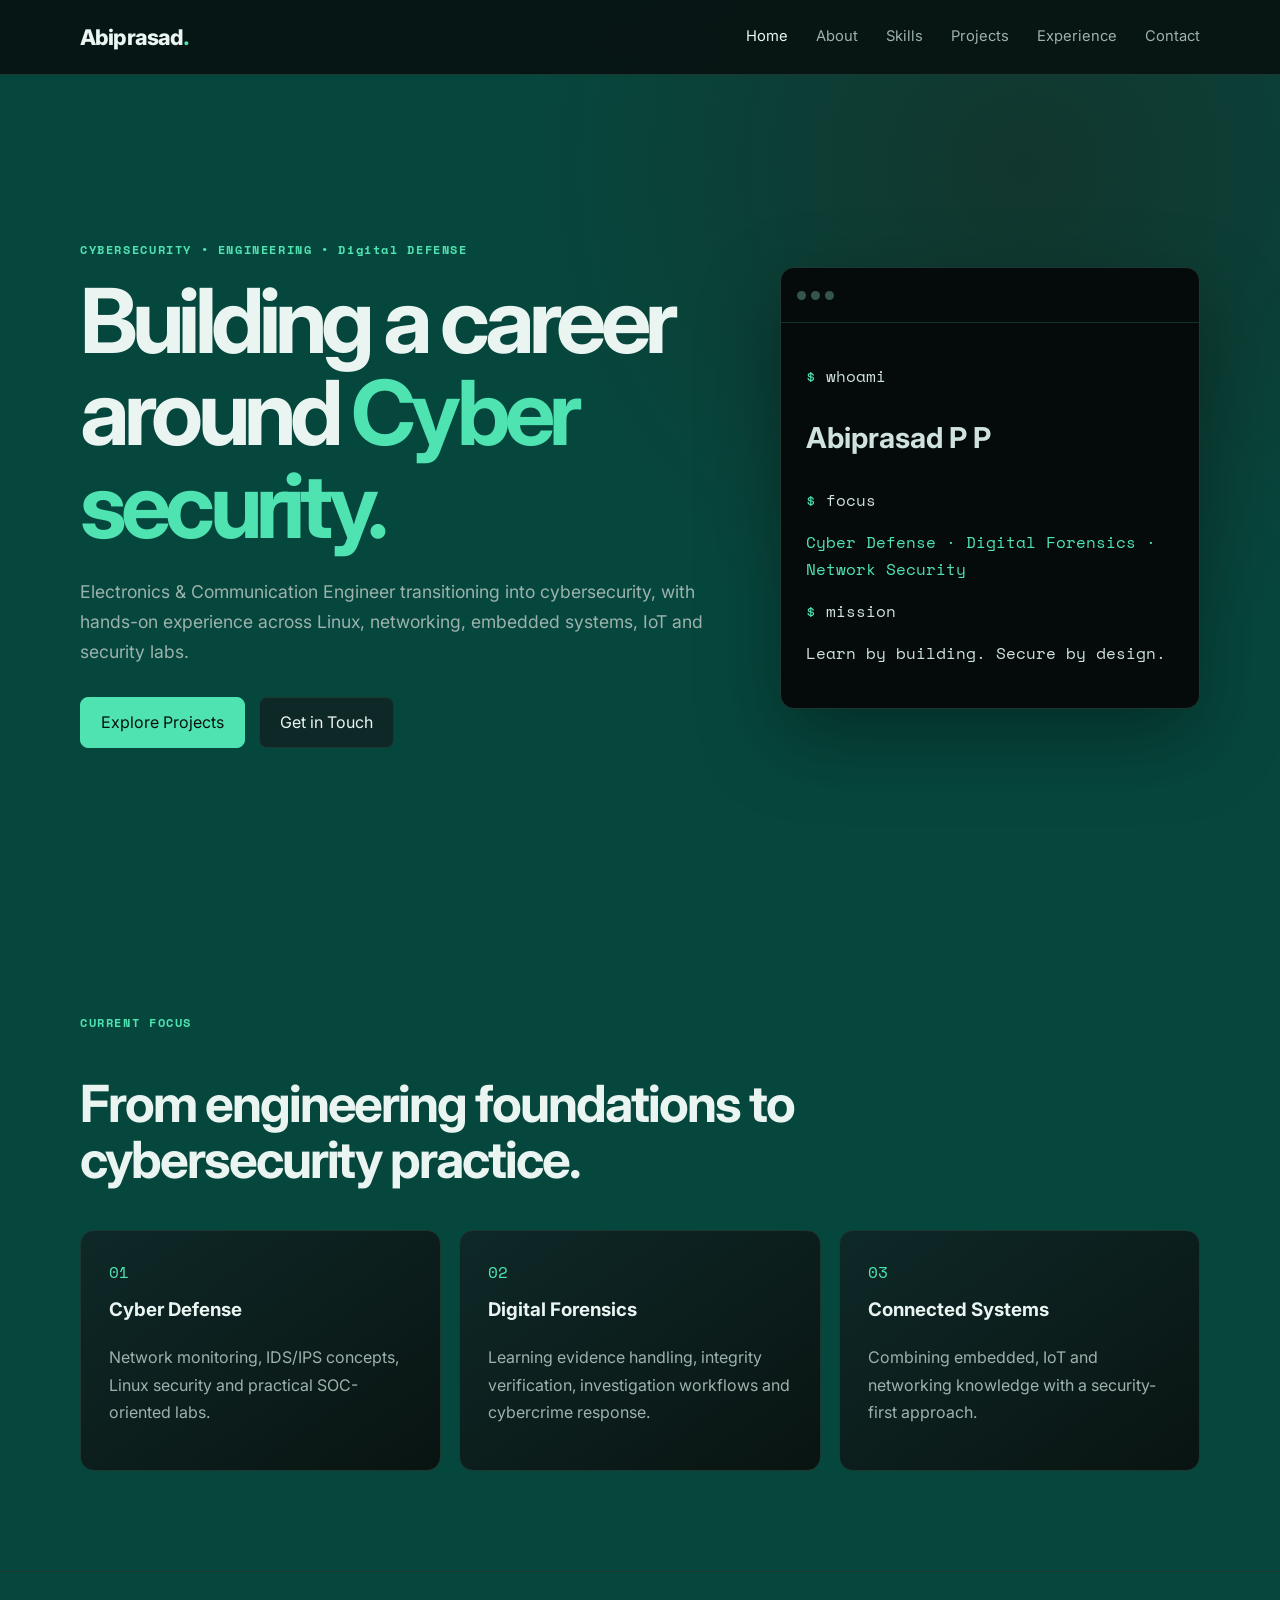
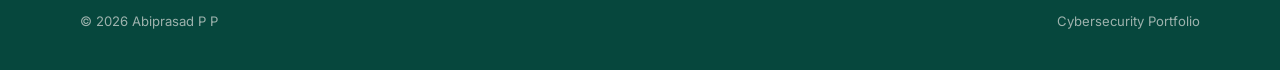
<file: index.html>
<!DOCTYPE html>
<html lang="en">
<head>
  <meta charset="UTF-8">
  <meta name="viewport" content="width=device-width, initial-scale=1.0">
  <meta name="description" content="Abiprasad P P — Cybersecurity portfolio, projects, skills and professional profile.">
  <title>Abiprasad P P | Cybersecurity</title>
  <link rel="stylesheet" href="assets/css/style.css">
</head>
<body>
  <header class="site-header">
    <nav class="nav container" aria-label="Main navigation">
      <a class="brand" href="index.html">Abiprasad<span>.</span></a>
      <button class="menu-toggle" aria-label="Toggle navigation" aria-expanded="false">☰</button>
      <div class="nav-links">
        <a class="active" href="index.html">Home</a>
        <a href="about.html">About</a>
        <a href="skills.html">Skills</a>
        <a href="projects.html">Projects</a>
        <a href="experience.html">Experience</a>
        <a href="contact.html">Contact</a>
      </div>
    </nav>
  </header>

  <main>
    <section class="hero container">
      <div class="hero-copy">
        <p class="eyebrow">CYBERSECURITY • ENGINEERING • Digital DEFENSE</p>
        <h1>Building a career around <span>Cyber security.</span></h1>
        <p class="lead">Electronics & Communication Engineer transitioning into cybersecurity, with hands-on experience across Linux, networking, embedded systems, IoT and security labs.</p>
        <div class="actions">
          <a class="btn primary" href="projects.html">Explore Projects</a>
          <a class="btn secondary" href="contact.html">Get in Touch</a>
        </div>
      </div>
      <div class="hero-card">
        <div class="terminal-top"><span></span><span></span><span></span></div>
        <div class="terminal-body">
          <p><span class="prompt">$</span> whoami</p>
          <h2>Abiprasad P P</h2>
          <p><span class="prompt">$</span> focus</p>
          <p class="green">Cyber Defense · Digital Forensics · Network Security</p>
          <p><span class="prompt">$</span> mission</p>
          <p>Learn by building. Secure by design.</p>
        </div>
      </div>
    </section>

    <section class="section container">
      <div class="section-heading">
        <p class="eyebrow">CURRENT FOCUS</p>
        <h2>From engineering foundations to cybersecurity practice.</h2>
      </div>
      <div class="cards three">
        <article class="card"><span class="icon">01</span><h3>Cyber Defense</h3><p>Network monitoring, IDS/IPS concepts, Linux security and practical SOC-oriented labs.</p></article>
        <article class="card"><span class="icon">02</span><h3>Digital Forensics</h3><p>Learning evidence handling, integrity verification, investigation workflows and cybercrime response.</p></article>
        <article class="card"><span class="icon">03</span><h3>Connected Systems</h3><p>Combining embedded, IoT and networking knowledge with a security-first approach.</p></article>
      </div>
    </section>
  </main>

  <footer class="footer"><div class="container footer-inner"><p>© 2026 Abiprasad P P</p><p>Cybersecurity Portfolio</p></div></footer>
  <script src="assets/js/main.js"></script>
</body>
</html>
</file>
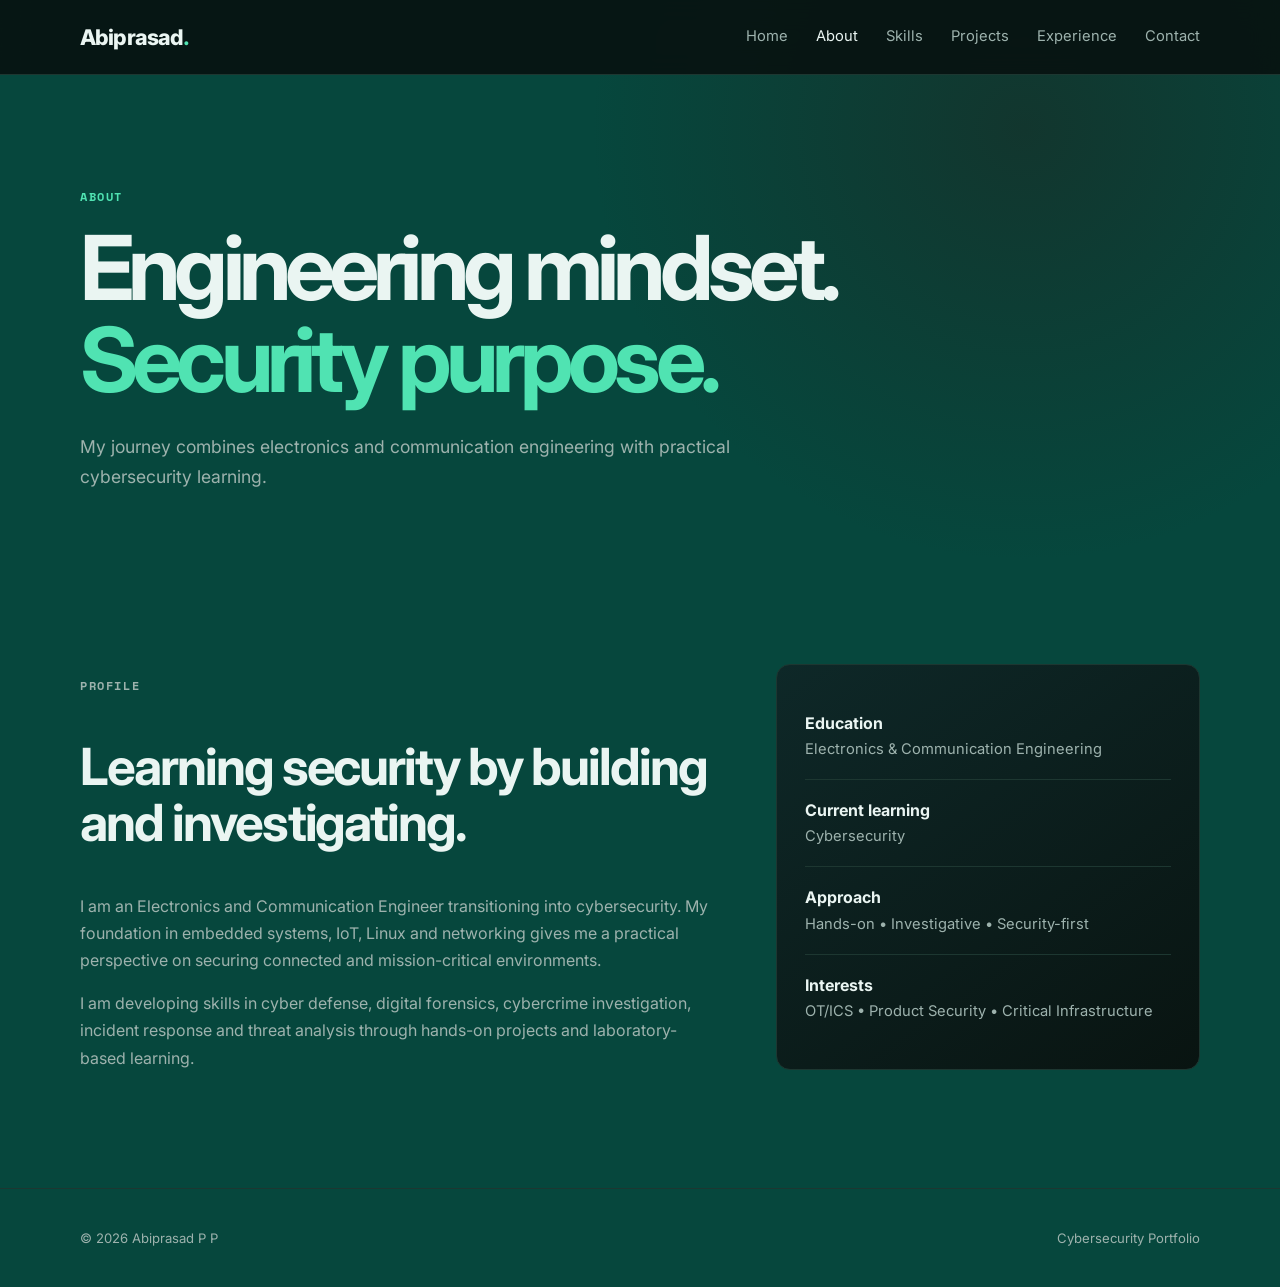
<file: about.html>
<!DOCTYPE html>
<html lang="en"><head>
<meta charset="UTF-8"><meta name="viewport" content="width=device-width, initial-scale=1.0">
<meta name="description" content="About Abiprasad P P and his cybersecurity journey."><title>About | Abiprasad P P</title>
<link rel="stylesheet" href="assets/css/style.css"></head>
<body>
<header class="site-header"><nav class="nav container" aria-label="Main navigation"><a class="brand" href="index.html">Abiprasad<span>.</span></a><button class="menu-toggle" aria-label="Toggle navigation" aria-expanded="false">☰</button><div class="nav-links"><a href="index.html">Home</a><a class="active" href="about.html">About</a><a href="skills.html">Skills</a><a href="projects.html">Projects</a><a href="experience.html">Experience</a><a href="contact.html">Contact</a></div></nav></header>
<main><section class="page-hero container"><p class="eyebrow">ABOUT</p><h1>Engineering mindset.<br><span>Security purpose.</span></h1><p>My journey combines electronics and communication engineering with practical cybersecurity learning.</p></section>
<section class="section container two-col"><div><p class="eyebrow">PROFILE</p><h2>Learning security by building and investigating.</h2><p>I am an Electronics and Communication Engineer transitioning into cybersecurity. My foundation in embedded systems, IoT, Linux and networking gives me a practical perspective on securing connected and mission-critical environments.</p><p>I am developing skills in cyber defense, digital forensics, cybercrime investigation, incident response and threat analysis through hands-on projects and laboratory-based learning.</p></div><div class="info-panel"><div><strong>Education</strong><span>Electronics & Communication Engineering</span></div><div><strong>Current learning</strong><span>Cybersecurity</span></div><div><strong>Approach</strong><span>Hands-on • Investigative • Security-first</span></div><div><strong>Interests</strong><span>OT/ICS • Product Security • Critical Infrastructure</span></div></div></section></main>
<footer class="footer"><div class="container footer-inner"><p>© 2026 Abiprasad P P</p><p>Cybersecurity Portfolio</p></div></footer><script src="assets/js/main.js"></script></body></html>
</file>
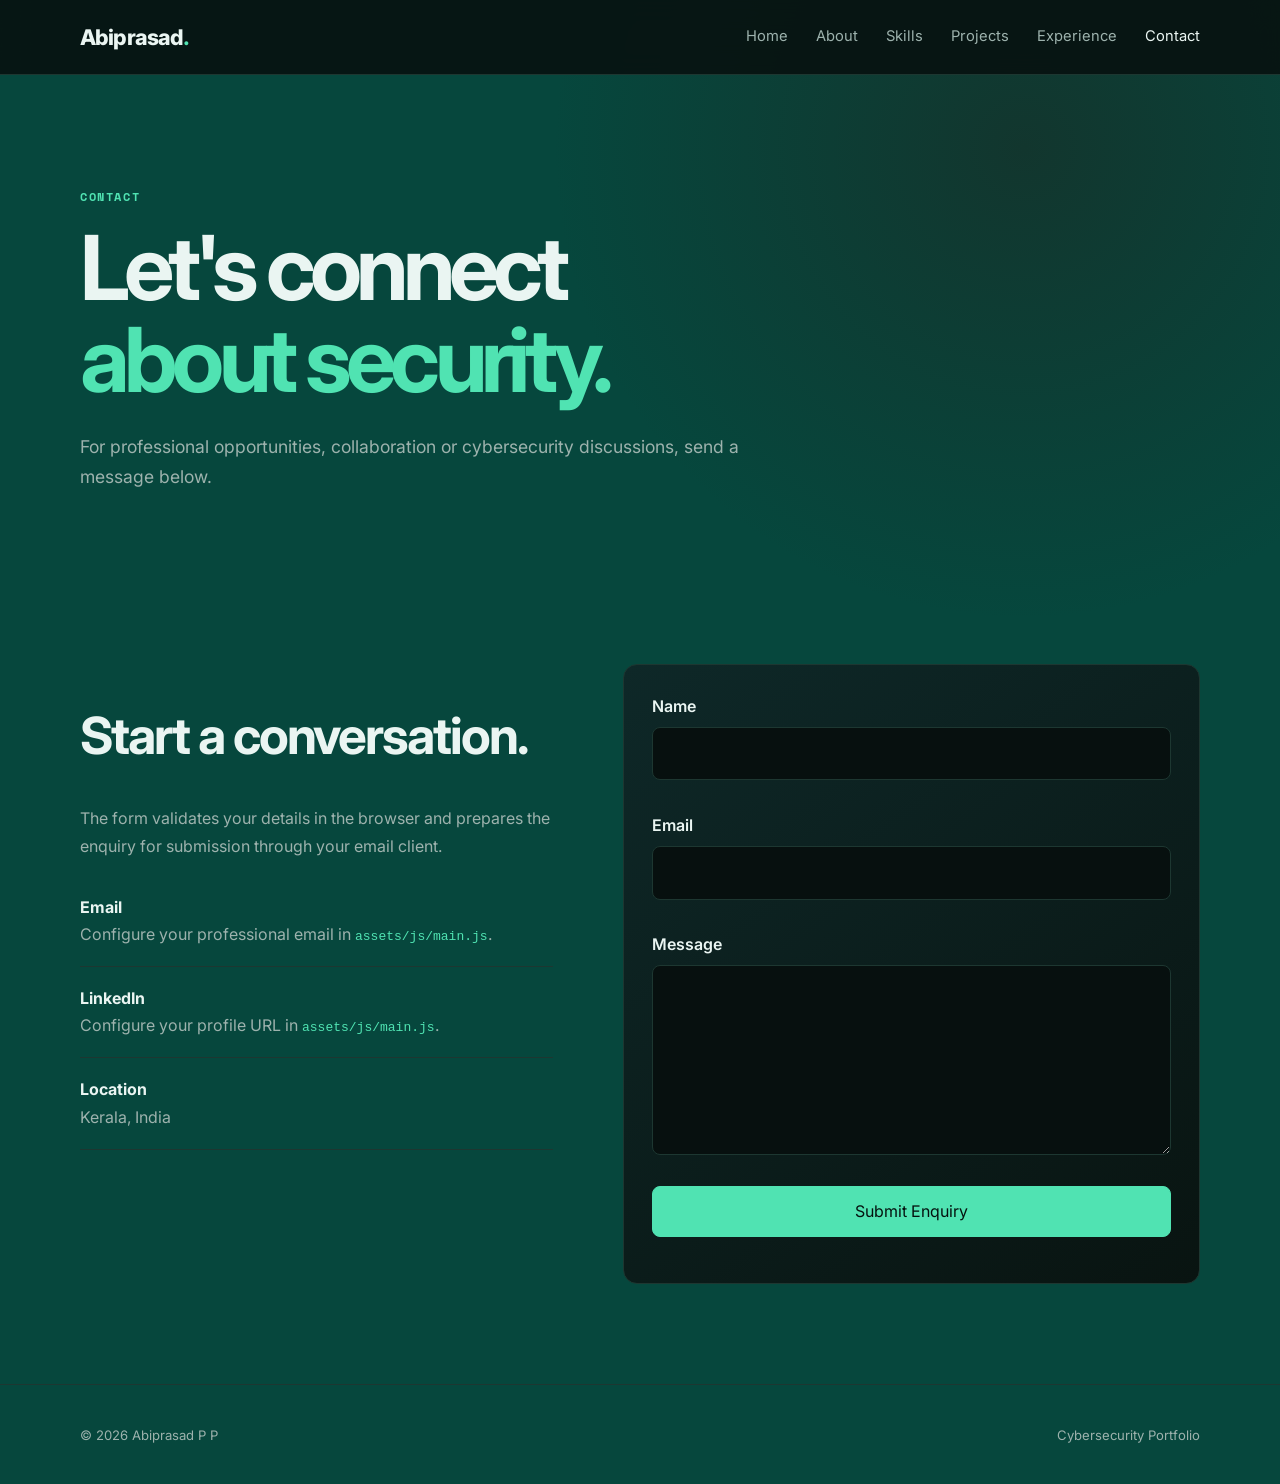
<file: contact.html>
<!DOCTYPE html>
<html lang="en"><head><meta charset="UTF-8"><meta name="viewport" content="width=device-width, initial-scale=1.0"><meta name="description" content="Contact Abiprasad P P."><title>Contact | Abiprasad P P</title><link rel="stylesheet" href="assets/css/style.css"></head>
<body><header class="site-header"><nav class="nav container"><a class="brand" href="index.html">Abiprasad<span>.</span></a><button class="menu-toggle" aria-label="Toggle navigation" aria-expanded="false">☰</button><div class="nav-links"><a href="index.html">Home</a><a href="about.html">About</a><a href="skills.html">Skills</a><a href="projects.html">Projects</a><a href="experience.html">Experience</a><a class="active" href="contact.html">Contact</a></div></nav></header>
<main><section class="page-hero container"><p class="eyebrow">CONTACT</p><h1>Let's connect<br><span>about security.</span></h1><p>For professional opportunities, collaboration or cybersecurity discussions, send a message below.</p></section>
<section class="section container contact-grid"><div><h2>Start a conversation.</h2><p class="muted">The form validates your details in the browser and prepares the enquiry for submission through your email client.</p><div class="contact-detail"><strong>Email</strong><span>Configure your professional email in <code>assets/js/main.js</code>.</span></div><div class="contact-detail"><strong>LinkedIn</strong><span>Configure your profile URL in <code>assets/js/main.js</code>.</span></div><div class="contact-detail"><strong>Location</strong><span>Kerala, India</span></div></div>
<form id="contactForm" class="contact-form" novalidate>
<label for="name">Name<input id="name" name="name" type="text" autocomplete="name" required minlength="2"><small class="error" data-error-for="name"></small></label>
<label for="email">Email<input id="email" name="email" type="email" autocomplete="email" required><small class="error" data-error-for="email"></small></label>
<label for="message">Message<textarea id="message" name="message" rows="6" required minlength="10"></textarea><small class="error" data-error-for="message"></small></label>
<button class="btn primary" type="submit">Submit Enquiry</button><p id="formStatus" class="form-status" role="status" aria-live="polite"></p>
</form></section></main>
<footer class="footer"><div class="container footer-inner"><p>© 2026 Abiprasad P P</p><p>Cybersecurity Portfolio</p></div></footer><script src="assets/js/main.js"></script></body></html>
</file>
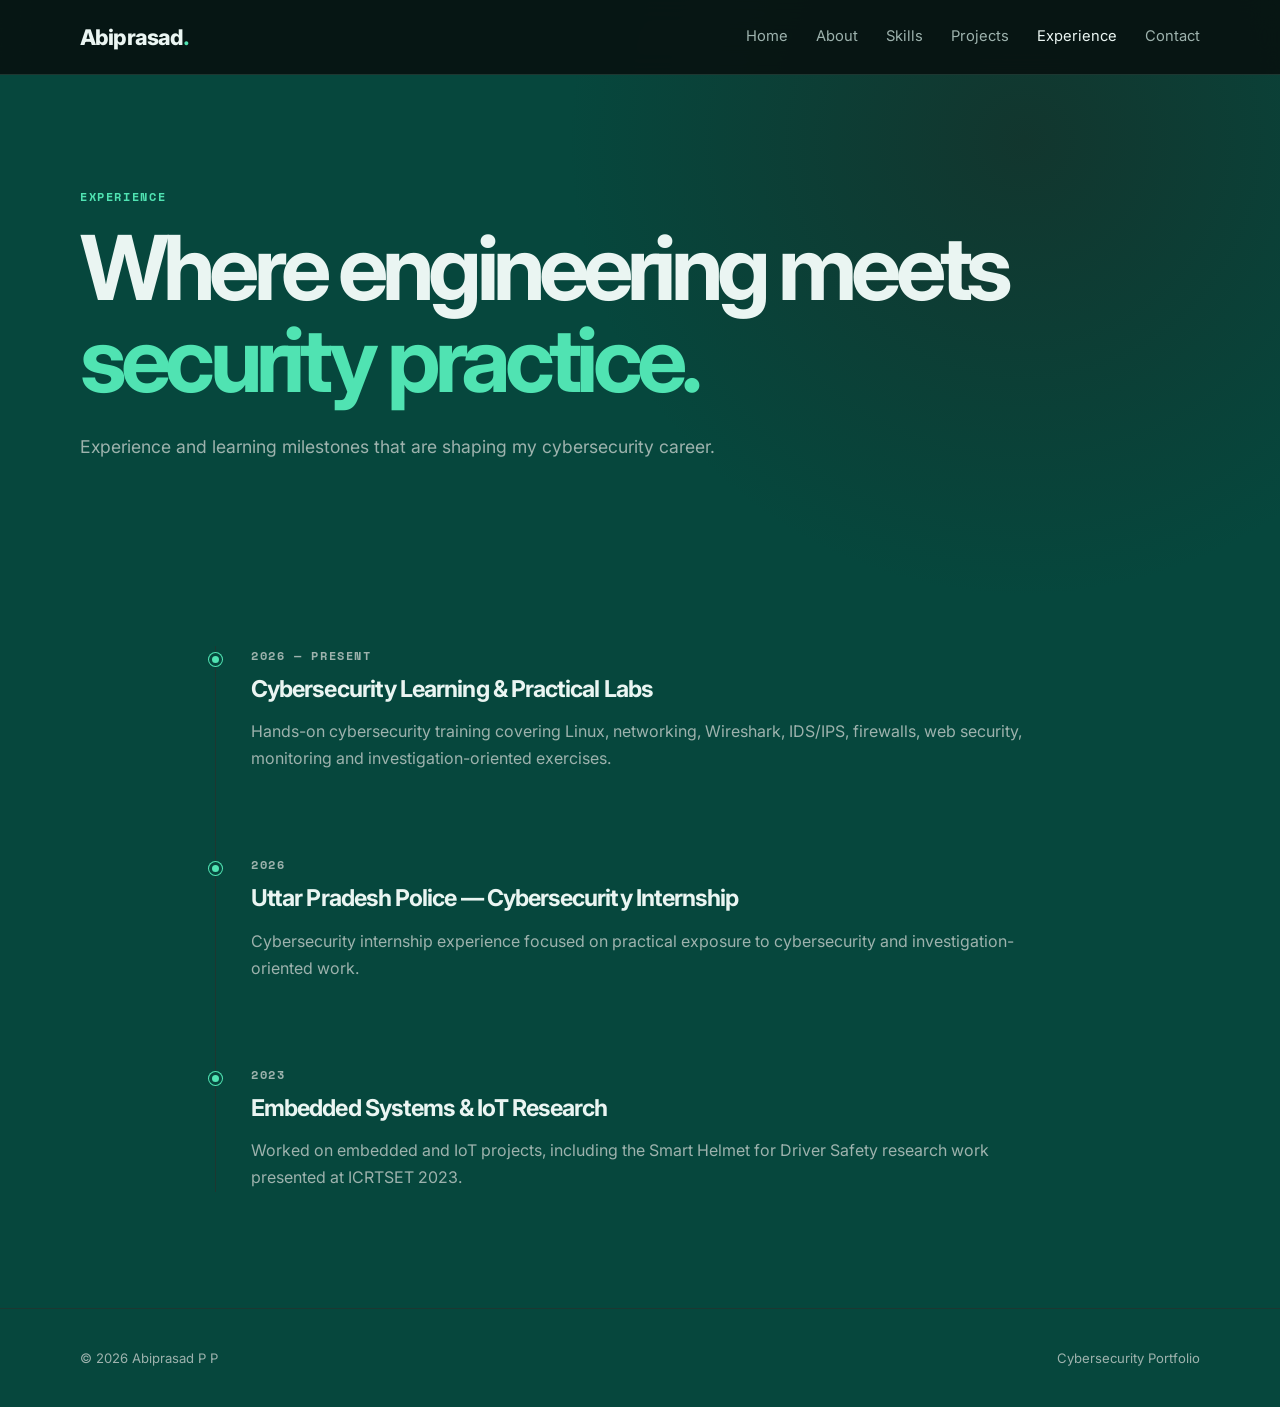
<file: experience.html>
<!DOCTYPE html>
<html lang="en"><head><meta charset="UTF-8"><meta name="viewport" content="width=device-width, initial-scale=1.0"><meta name="description" content="Professional experience and learning journey of Abiprasad P P."><title>Experience | Abiprasad P P</title><link rel="stylesheet" href="assets/css/style.css"></head>
<body><header class="site-header"><nav class="nav container"><a class="brand" href="index.html">Abiprasad<span>.</span></a><button class="menu-toggle" aria-label="Toggle navigation" aria-expanded="false">☰</button><div class="nav-links"><a href="index.html">Home</a><a href="about.html">About</a><a href="skills.html">Skills</a><a href="projects.html">Projects</a><a class="active" href="experience.html">Experience</a><a href="contact.html">Contact</a></div></nav></header>
<main><section class="page-hero container"><p class="eyebrow">EXPERIENCE</p><h1>Where engineering meets<br><span>security practice.</span></h1><p>Experience and learning milestones that are shaping my cybersecurity career.</p></section>
<section class="section container"><div class="timeline">
<article class="timeline-item"><span class="dot"></span><div><p class="tag">2026 — PRESENT</p><h2>Cybersecurity Learning & Practical Labs</h2><p>Hands-on cybersecurity training covering Linux, networking, Wireshark, IDS/IPS, firewalls, web security, monitoring and investigation-oriented exercises.</p></div></article>
<article class="timeline-item"><span class="dot"></span><div><p class="tag">2026</p><h2>Uttar Pradesh Police — Cybersecurity Internship</h2><p>Cybersecurity internship experience focused on practical exposure to cybersecurity and investigation-oriented work.</p></div></article>
<article class="timeline-item"><span class="dot"></span><div><p class="tag">2023</p><h2>Embedded Systems & IoT Research</h2><p>Worked on embedded and IoT projects, including the Smart Helmet for Driver Safety research work presented at ICRTSET 2023.</p></div></article>
</div></section></main>
<footer class="footer"><div class="container footer-inner"><p>© 2026 Abiprasad P P</p><p>Cybersecurity Portfolio</p></div></footer><script src="assets/js/main.js"></script></body></html>
</file>
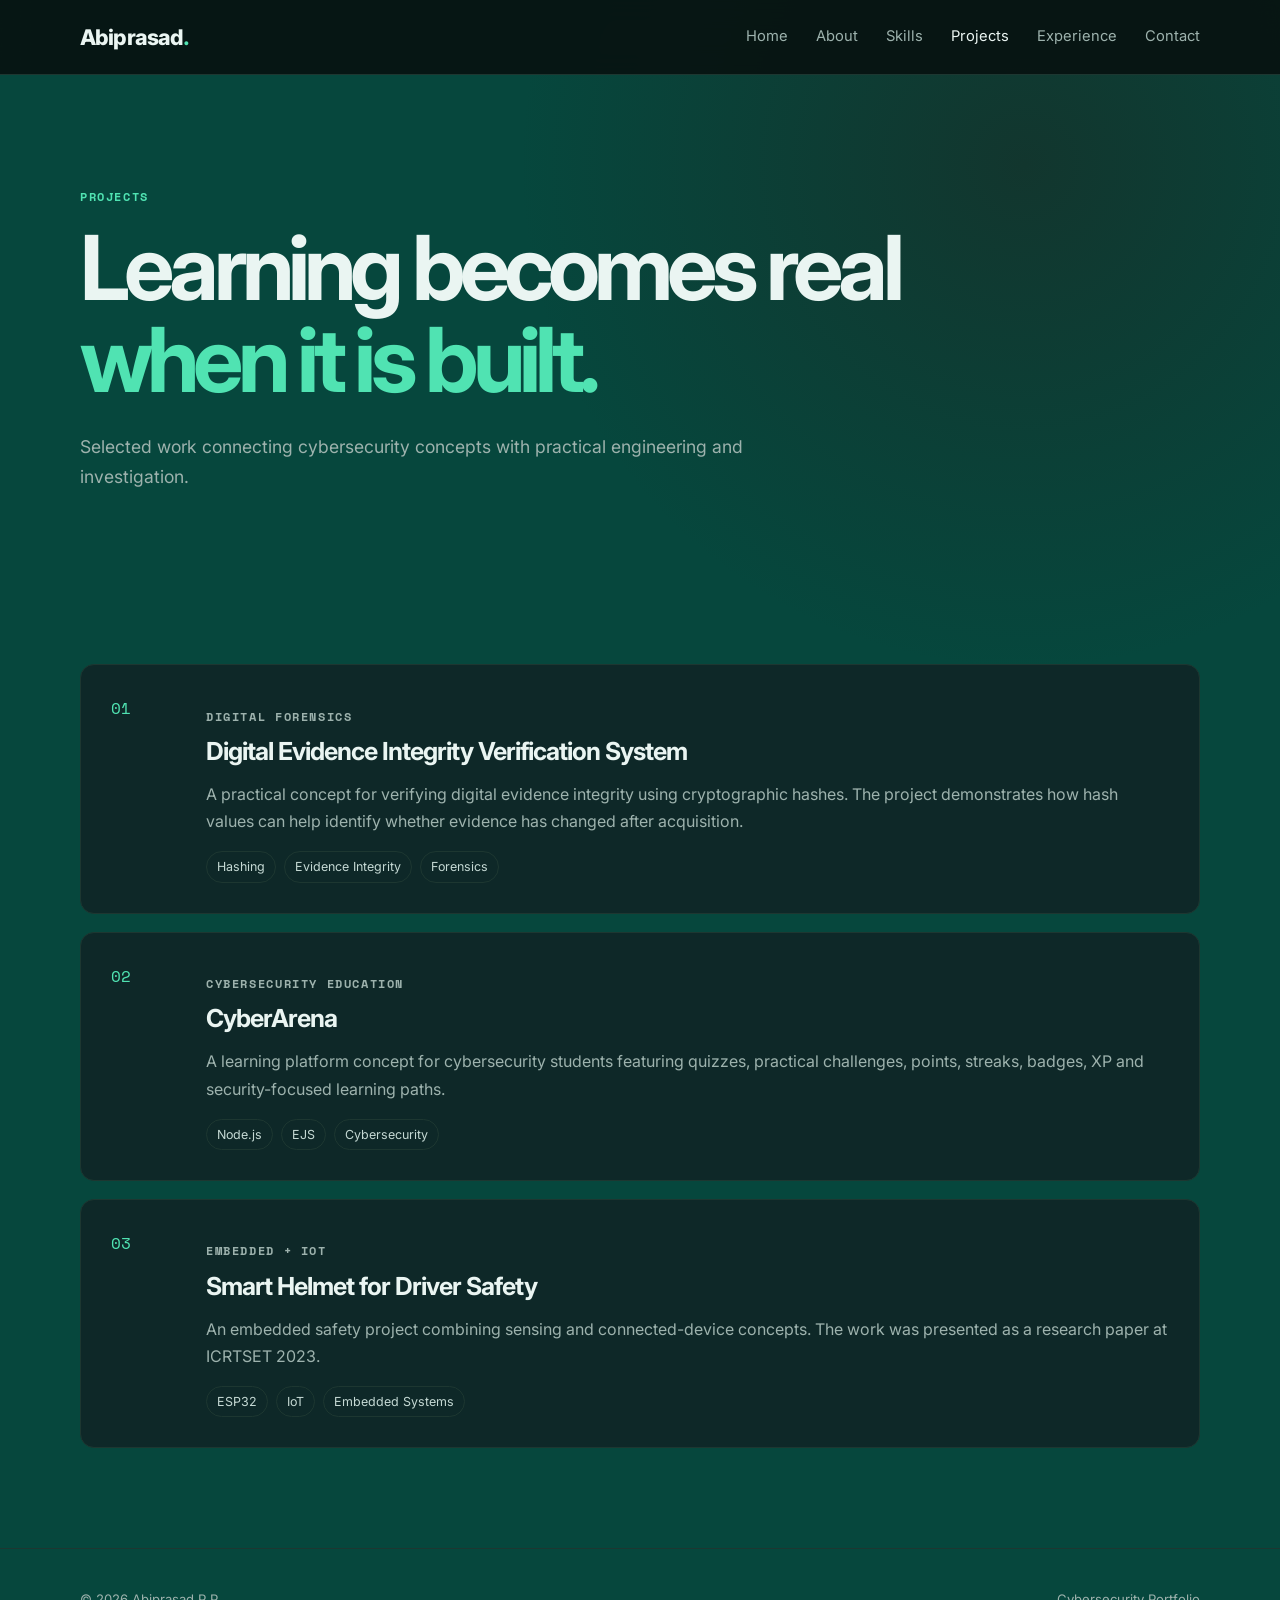
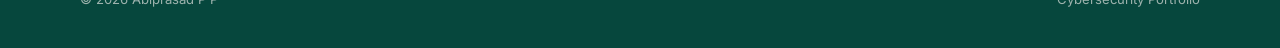
<file: projects.html>
<!DOCTYPE html>
<html lang="en"><head><meta charset="UTF-8"><meta name="viewport" content="width=device-width, initial-scale=1.0"><meta name="description" content="Selected cybersecurity and engineering projects by Abiprasad P P."><title>Projects | Abiprasad P P</title><link rel="stylesheet" href="assets/css/style.css"></head>
<body><header class="site-header"><nav class="nav container"><a class="brand" href="index.html">Abiprasad<span>.</span></a><button class="menu-toggle" aria-label="Toggle navigation" aria-expanded="false">☰</button><div class="nav-links"><a href="index.html">Home</a><a href="about.html">About</a><a href="skills.html">Skills</a><a class="active" href="projects.html">Projects</a><a href="experience.html">Experience</a><a href="contact.html">Contact</a></div></nav></header>
<main><section class="page-hero container"><p class="eyebrow">PROJECTS</p><h1>Learning becomes real<br><span>when it is built.</span></h1><p>Selected work connecting cybersecurity concepts with practical engineering and investigation.</p></section>
<section class="section container"><div class="project-list">
<article class="project"><div class="project-number">01</div><div><p class="tag">DIGITAL FORENSICS</p><h2>Digital Evidence Integrity Verification System</h2><p>A practical concept for verifying digital evidence integrity using cryptographic hashes. The project demonstrates how hash values can help identify whether evidence has changed after acquisition.</p><div class="chips"><span>Hashing</span><span>Evidence Integrity</span><span>Forensics</span></div></div></article>
<article class="project"><div class="project-number">02</div><div><p class="tag">CYBERSECURITY EDUCATION</p><h2>CyberArena</h2><p>A learning platform concept for cybersecurity students featuring quizzes, practical challenges, points, streaks, badges, XP and security-focused learning paths.</p><div class="chips"><span>Node.js</span><span>EJS</span><span>Cybersecurity</span></div></div></article>
<article class="project"><div class="project-number">03</div><div><p class="tag">EMBEDDED + IOT</p><h2>Smart Helmet for Driver Safety</h2><p>An embedded safety project combining sensing and connected-device concepts. The work was presented as a research paper at ICRTSET 2023.</p><div class="chips"><span>ESP32</span><span>IoT</span><span>Embedded Systems</span></div></div></article>
</div></section></main>
<footer class="footer"><div class="container footer-inner"><p>© 2026 Abiprasad P P</p><p>Cybersecurity Portfolio</p></div></footer><script src="assets/js/main.js"></script></body></html>
</file>
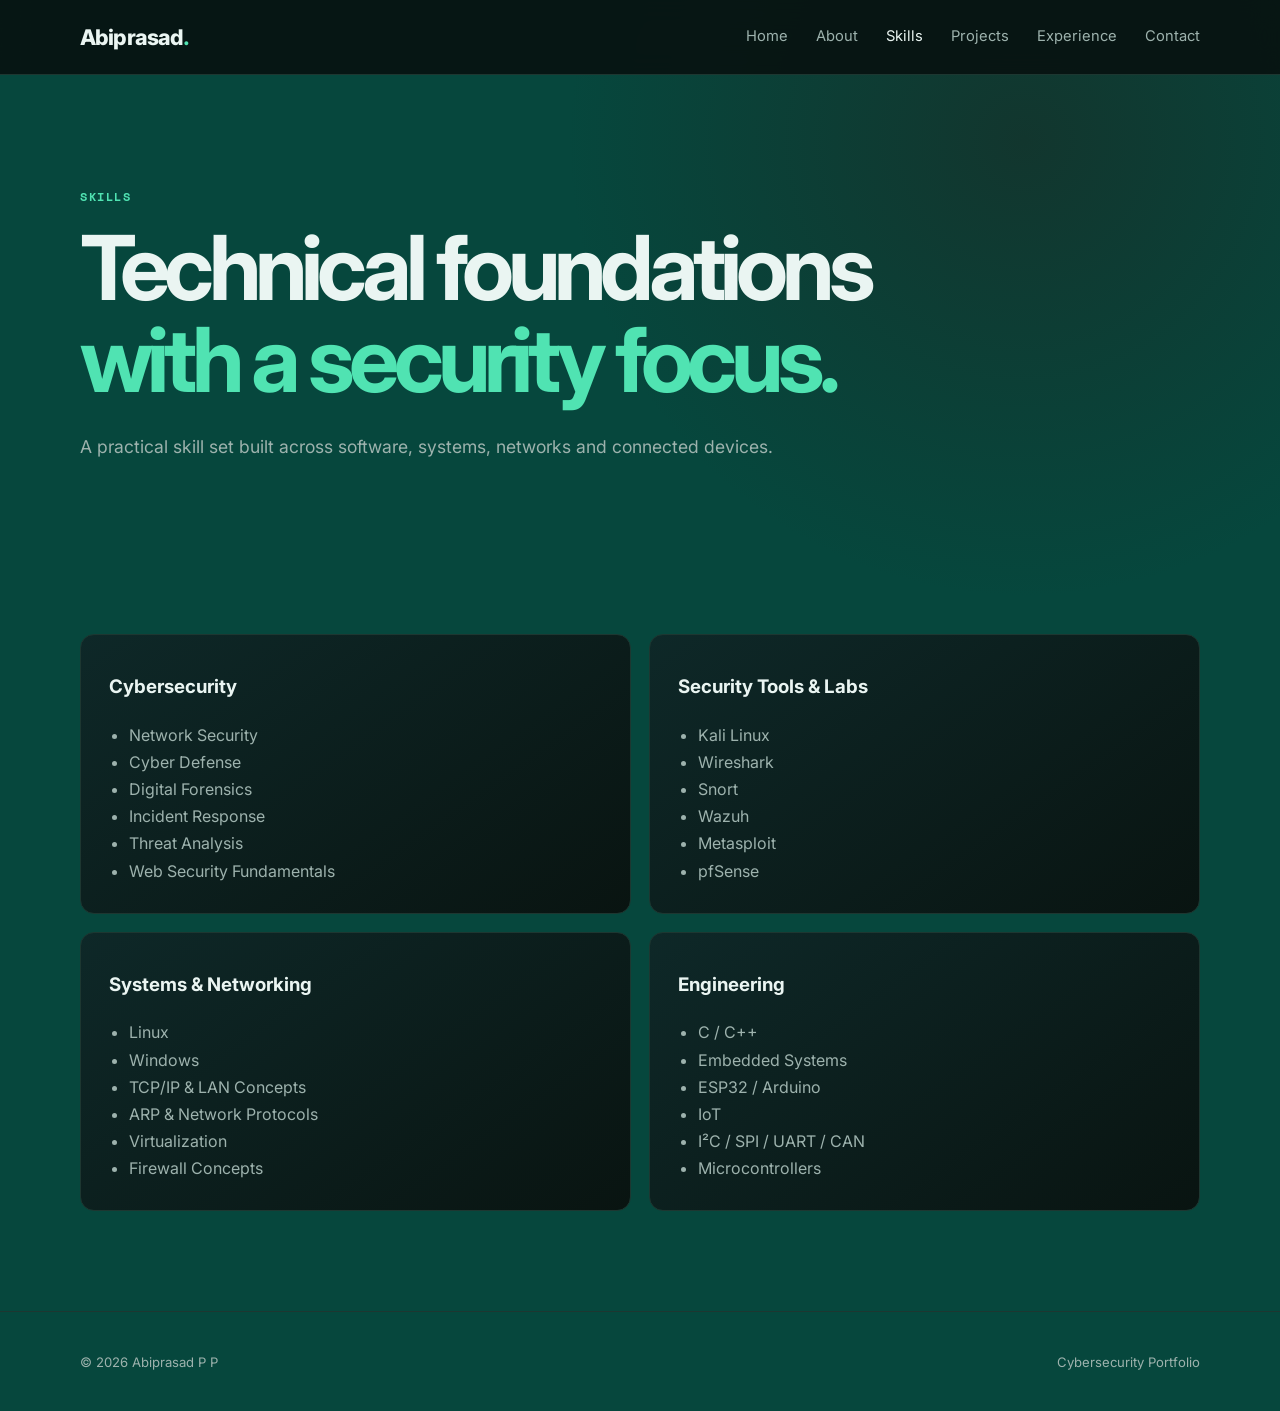
<file: skills.html>
<!DOCTYPE html>
<html lang="en"><head><meta charset="UTF-8"><meta name="viewport" content="width=device-width, initial-scale=1.0"><meta name="description" content="Cybersecurity and engineering skills of Abiprasad P P."><title>Skills | Abiprasad P P</title><link rel="stylesheet" href="assets/css/style.css"></head>
<body><header class="site-header"><nav class="nav container"><a class="brand" href="index.html">Abiprasad<span>.</span></a><button class="menu-toggle" aria-label="Toggle navigation" aria-expanded="false">☰</button><div class="nav-links"><a href="index.html">Home</a><a href="about.html">About</a><a class="active" href="skills.html">Skills</a><a href="projects.html">Projects</a><a href="experience.html">Experience</a><a href="contact.html">Contact</a></div></nav></header>
<main><section class="page-hero container"><p class="eyebrow">SKILLS</p><h1>Technical foundations<br><span>with a security focus.</span></h1><p>A practical skill set built across software, systems, networks and connected devices.</p></section>
<section class="section container"><div class="skill-grid">
<article class="skill-card"><h3>Cybersecurity</h3><ul><li>Network Security</li><li>Cyber Defense</li><li>Digital Forensics</li><li>Incident Response</li><li>Threat Analysis</li><li>Web Security Fundamentals</li></ul></article>
<article class="skill-card"><h3>Security Tools & Labs</h3><ul><li>Kali Linux</li><li>Wireshark</li><li>Snort</li><li>Wazuh</li><li>Metasploit</li><li>pfSense</li></ul></article>
<article class="skill-card"><h3>Systems & Networking</h3><ul><li>Linux</li><li>Windows</li><li>TCP/IP & LAN Concepts</li><li>ARP & Network Protocols</li><li>Virtualization</li><li>Firewall Concepts</li></ul></article>
<article class="skill-card"><h3>Engineering</h3><ul><li>C / C++</li><li>Embedded Systems</li><li>ESP32 / Arduino</li><li>IoT</li><li>I²C / SPI / UART / CAN</li><li>Microcontrollers</li></ul></article>
</div></section></main>
<footer class="footer"><div class="container footer-inner"><p>© 2026 Abiprasad P P</p><p>Cybersecurity Portfolio</p></div></footer><script src="assets/js/main.js"></script></body></html>
</file>
<file: assets/css/style.css>
@import url('https://fonts.googleapis.com/css2?family=Inter:wght@400;500;600;700;800&family=Space+Mono:wght@400;700&display=swap');

:root {
    --bg: #06473d;
    --surface: #0e2828;
    --surface2: #10211e;
    --text: #eaf5f2;
    --muted: #9db2ad;
    --accent: #50e3b2;
    --accent2: #21b98c;
    --line: #1d3731;
    --max: 1120px
}

* {
    box-sizing: border-box
}

html {
    scroll-behavior: smooth
}

body {
    margin: 0;
    background: radial-gradient(circle at 80% 10%, #12362e 0, transparent 28%), var(--bg);
    color: var(--text);
    font-family: Inter, system-ui, sans-serif;
    line-height: 1.7
}

a {
    color: inherit;
    text-decoration: none
}

.container {
    width: min(calc(100% - 40px), var(--max));
    margin: auto
}

.site-header {
    position: sticky;
    top: 0;
    z-index: 10;
    background: rgba(7, 16, 15, .88);
    backdrop-filter: blur(14px);
    border-bottom: 1px solid var(--line)
}

.nav {
    min-height: 74px;
    display: flex;
    align-items: center;
    justify-content: space-between
}

.brand {
    font-weight: 800;
    font-size: 1.35rem;
    letter-spacing: -.04em
}

.brand span,
h1 span {
    color: var(--accent)
}

.nav-links {
    display: flex;
    gap: 28px;
    font-size: .92rem
}

.nav-links a {
    color: var(--muted);
    transition: .2s
}

.nav-links a:hover,
.nav-links a.active {
    color: var(--text)
}

.menu-toggle {
    display: none;
    background: none;
    border: 0;
    color: var(--text);
    font-size: 1.5rem
}

.hero {
    min-height: calc(100vh - 74px);
    display: grid;
    grid-template-columns: 1.2fr .8fr;
    gap: 70px;
    align-items: center
}

.eyebrow,
.tag {
    font-family: "Space Mono", monospace;
    color: var(--accent);
    font-size: .72rem;
    letter-spacing: .14em;
    font-weight: 700
}

.hero h1,
.page-hero h1 {
    font-size: clamp(3rem, 7vw, 5.8rem);
    line-height: 1.03;
    letter-spacing: -.065em;
    margin: 16px 0 25px
}

.lead,
.page-hero>p:last-child {
    color: var(--muted);
    font-size: 1.1rem;
    max-width: 700px
}

.actions {
    display: flex;
    gap: 14px;
    margin-top: 30px;
    flex-wrap: wrap
}

.btn {
    display: inline-flex;
    justify-content: center;
    align-items: center;
    border: 1px solid var(--accent);
    padding: 11px 20px;
    border-radius: 8px;
    font-weight: 700;
    cursor: pointer;
    font: inherit
}

.btn.primary {
    background: var(--accent);
    color: #05120f
}

.btn.secondary {
    color: var(--text);
    border-color: var(--line);
    background: var(--surface)
}

.hero-card {
    background: #050b0a;
    border: 1px solid var(--line);
    border-radius: 14px;
    box-shadow: 0 30px 80px rgba(0, 0, 0, .35);
    overflow: hidden;
    font-family: "Space Mono", monospace
}

.terminal-top {
    padding: 13px 16px;
    border-bottom: 1px solid #173029
}

.terminal-top span {
    display: inline-block;
    width: 9px;
    height: 9px;
    border-radius: 50%;
    background: #35544c;
    margin-right: 5px
}

.terminal-body {
    padding: 25px;
    color: #cfe2dd
}

.terminal-body h2 {
    font-family: Inter, sans-serif;
    font-size: 1.8rem
}

.terminal-body p {
    margin: 15px 0
}

.prompt,
.green {
    color: var(--accent)
}

.section {
    padding: 100px 0
}

.section-heading {
    max-width: 750px;
    margin-bottom: 35px
}

.section-heading h2,
.section h2 {
    font-size: clamp(2rem, 4vw, 3.2rem);
    line-height: 1.1;
    letter-spacing: -.04em
}

.cards.three {
    display: grid;
    grid-template-columns: repeat(3, 1fr);
    gap: 18px
}

.card,
.skill-card,
.info-panel,
.contact-form {
    background: linear-gradient(145deg, var(--surface), #091411);
    border: 1px solid var(--line);
    border-radius: 14px;
    padding: 28px
}

.card h3,
.skill-card h3 {
    margin-top: 8px
}

.card p,
.skill-card li,
.two-col p,
.timeline-item p,
.project p,
.muted {
    color: var(--muted)
}

.icon,
.project-number {
    font-family: "Space Mono", monospace;
    color: var(--accent)
}

.page-hero {
    padding: 100px 0 55px
}

.two-col {
    display: grid;
    grid-template-columns: 1.2fr .8fr;
    gap: 60px
}

.info-panel {
    align-self: start
}

.info-panel div {
    padding: 17px 0;
    border-bottom: 1px solid var(--line);
    display: flex;
    flex-direction: column
}

.info-panel div:last-child {
    border-bottom: 0
}

.info-panel span {
    color: var(--muted);
    font-size: .92rem
}

.skill-grid {
    display: grid;
    grid-template-columns: repeat(2, 1fr);
    gap: 18px
}

.skill-card ul {
    padding-left: 20px;
    margin-bottom: 0
}

.project-list {
    display: grid;
    gap: 18px
}

.project {
    display: grid;
    grid-template-columns: 70px 1fr;
    gap: 25px;
    background: var(--surface);
    border: 1px solid var(--line);
    border-radius: 14px;
    padding: 30px
}

.project h2 {
    margin: 4px 0 12px;
    font-size: 1.55rem
}

.chips {
    display: flex;
    gap: 8px;
    flex-wrap: wrap
}

.chips span {
    border: 1px solid var(--line);
    border-radius: 100px;
    padding: 4px 10px;
    font-size: .78rem;
    color: #c5d9d4
}

.timeline {
    max-width: 850px;
    margin: auto;
    border-left: 1px solid var(--line);
    padding-left: 35px
}

.timeline-item {
    position: relative;
    padding: 0 0 55px
}

.timeline-item:last-child {
    padding-bottom: 0
}

.dot {
    position: absolute;
    left: -42px;
    top: 7px;
    width: 13px;
    height: 13px;
    border: 3px solid var(--bg);
    background: var(--accent);
    border-radius: 50%;
    box-shadow: 0 0 0 1px var(--accent)
}

.timeline-item h2 {
    font-size: 1.45rem;
    margin: 5px 0
}

.contact-grid {
    display: grid;
    grid-template-columns: .9fr 1.1fr;
    gap: 70px
}

.contact-detail {
    padding: 18px 0;
    border-bottom: 1px solid var(--line);
    display: flex;
    flex-direction: column
}

.contact-detail span {
    color: var(--muted)
}

.contact-form {
    display: grid;
    gap: 18px
}

.contact-form label {
    font-weight: 600
}

.contact-form input,
.contact-form textarea {
    display: block;
    width: 100%;
    margin-top: 7px;
    background: #07100f;
    border: 1px solid var(--line);
    border-radius: 8px;
    color: var(--text);
    padding: 12px;
    font: inherit;
    outline: none
}

.contact-form input:focus,
.contact-form textarea:focus {
    border-color: var(--accent)
}

.error {
    display: block;
    color: #ff9f9f;
    font-size: .78rem;
    min-height: 1.1em
}

.form-status {
    color: var(--accent);
    margin: 0
}

.footer {
    border-top: 1px solid var(--line);
    padding: 25px 0;
    color: var(--muted);
    font-size: .82rem
}

.footer-inner {
    display: flex;
    justify-content: space-between;
    gap: 20px
}

code {
    color: var(--accent)
}

@media(max-width:800px) {
    .nav-links {
        display: none;
        position: absolute;
        left: 0;
        right: 0;
        top: 74px;
        background: var(--bg);
        padding: 20px;
        flex-direction: column;
        gap: 14px;
        border-bottom: 1px solid var(--line)
    }

    .nav-links.open {
        display: flex
    }

    .menu-toggle {
        display: block
    }

    .hero,
    .two-col,
    .contact-grid {
        grid-template-columns: 1fr;
        gap: 35px
    }

    .hero {
        padding: 70px 0;
        min-height: auto
    }

    .cards.three,
    .skill-grid {
        grid-template-columns: 1fr
    }

    .page-hero {
        padding: 70px 0 35px
    }

    .section {
        padding: 65px 0
    }

    .footer-inner {
        flex-direction: column
    }
}
</file>
